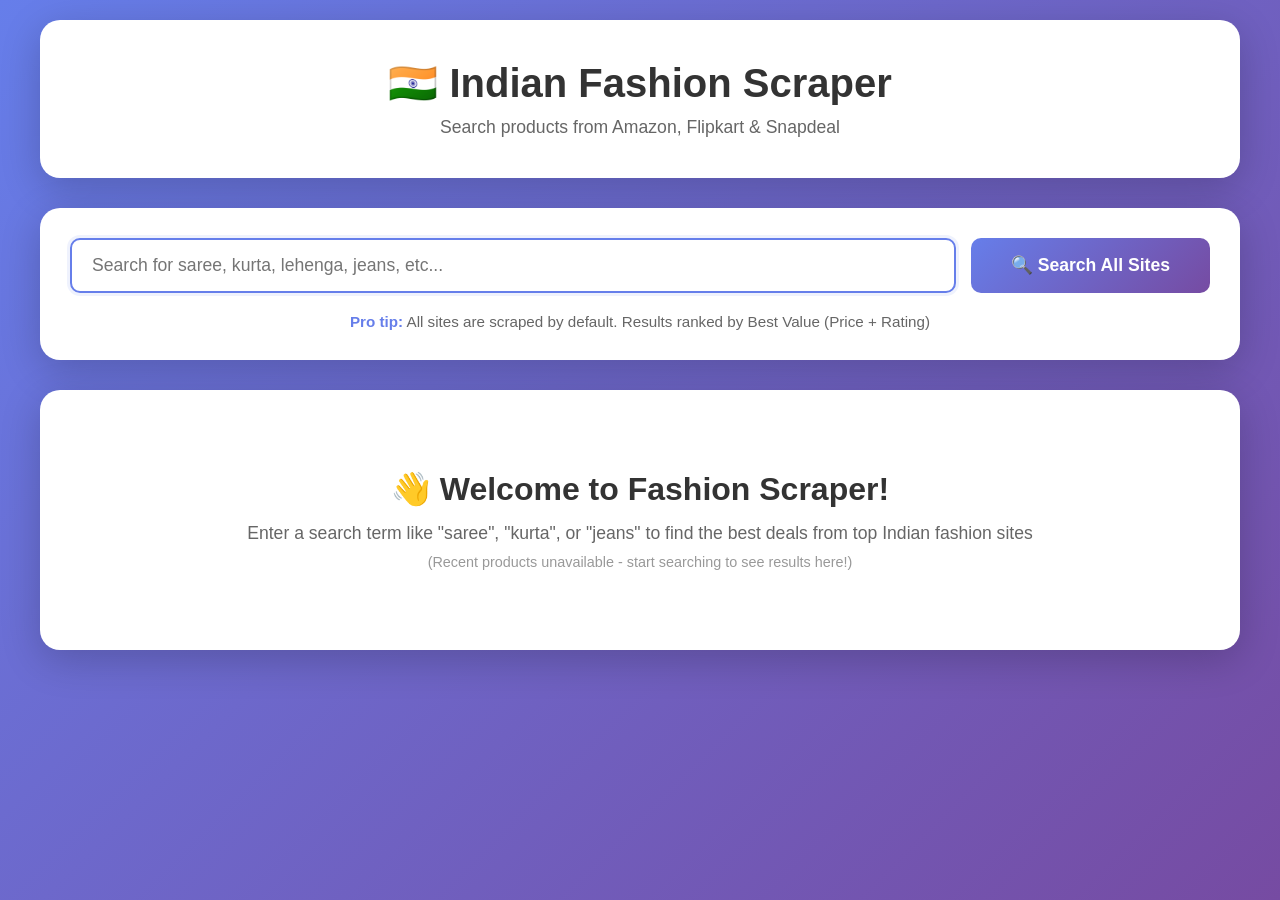
<file: static/fashion-scraper.html>
<!DOCTYPE html>
<html lang="en">
<head>
    <meta charset="UTF-8">
    <meta name="viewport" content="width=device-width, initial-scale=1.0">
    <title>🇮🇳 Indian Fashion Scraper</title>
    <style>
        * {
            margin: 0;
            padding: 0;
            box-sizing: border-box;
        }

        body {
            font-family: -apple-system, BlinkMacSystemFont, 'Segoe UI', Roboto, sans-serif;
            background: linear-gradient(135deg, #667eea 0%, #764ba2 100%);
            min-height: 100vh;
            padding: 20px;
        }

        .container {
            max-width: 1200px;
            margin: 0 auto;
        }

        .header {
            background: white;
            border-radius: 20px;
            padding: 40px;
            text-align: center;
            box-shadow: 0 10px 40px rgba(0,0,0,0.2);
            margin-bottom: 30px;
        }

        .header h1 {
            font-size: 2.5em;
            color: #333;
            margin-bottom: 10px;
        }

        .header p {
            color: #666;
            font-size: 1.1em;
        }

        .search-section {
            background: white;
            border-radius: 20px;
            padding: 30px;
            box-shadow: 0 10px 40px rgba(0,0,0,0.2);
            margin-bottom: 30px;
        }

        .search-container {
            display: flex;
            gap: 15px;
            margin-bottom: 20px;
        }

        .search-input {
            flex: 1;
            padding: 15px 20px;
            font-size: 1.1em;
            border: 2px solid #e0e0e0;
            border-radius: 10px;
            outline: none;
            transition: all 0.3s;
        }

        .search-input:focus {
            border-color: #667eea;
            box-shadow: 0 0 0 3px rgba(102, 126, 234, 0.1);
        }

        .search-btn {
            padding: 15px 40px;
            background: linear-gradient(135deg, #667eea 0%, #764ba2 100%);
            color: white;
            border: none;
            border-radius: 10px;
            font-size: 1.1em;
            font-weight: 600;
            cursor: pointer;
            transition: all 0.3s;
        }

        .search-btn:hover {
            transform: translateY(-2px);
            box-shadow: 0 5px 20px rgba(102, 126, 234, 0.4);
        }

        .search-btn:disabled {
            opacity: 0.6;
            cursor: not-allowed;
            transform: none;
        }

        .info-text {
            text-align: center;
            color: #666;
            font-size: 0.95em;
            margin-top: 15px;
        }

        .info-text strong {
            color: #667eea;
        }

        .stats {
            display: grid;
            grid-template-columns: repeat(auto-fit, minmax(200px, 1fr));
            gap: 20px;
            margin-bottom: 30px;
        }

        .stat-card {
            background: white;
            padding: 25px;
            border-radius: 15px;
            text-align: center;
            box-shadow: 0 5px 20px rgba(0,0,0,0.1);
        }

        .stat-card h3 {
            font-size: 2.5em;
            color: #667eea;
            margin-bottom: 5px;
        }

        .stat-card p {
            color: #666;
            font-size: 0.95em;
        }

        .loading {
            background: white;
            border-radius: 20px;
            padding: 60px;
            text-align: center;
            box-shadow: 0 10px 40px rgba(0,0,0,0.2);
        }

        .spinner {
            border: 4px solid #f3f3f3;
            border-top: 4px solid #667eea;
            border-radius: 50%;
            width: 60px;
            height: 60px;
            animation: spin 1s linear infinite;
            margin: 0 auto 20px;
        }

        @keyframes spin {
            0% { transform: rotate(0deg); }
            100% { transform: rotate(360deg); }
        }

        .loading h3 {
            color: #333;
            font-size: 1.5em;
            margin-bottom: 10px;
        }

        .loading p {
            color: #666;
        }

        .results {
            display: grid;
            grid-template-columns: repeat(auto-fill, minmax(280px, 1fr));
            gap: 25px;
        }

        .product-card {
            background: white;
            border-radius: 15px;
            overflow: hidden;
            box-shadow: 0 5px 20px rgba(0,0,0,0.1);
            transition: all 0.3s;
        }

        .product-card:hover {
            transform: translateY(-8px);
            box-shadow: 0 10px 30px rgba(0,0,0,0.2);
        }

        .rank-badge {
            background: linear-gradient(135deg, #ff6b6b 0%, #ee5a6f 100%);
            color: white;
            padding: 10px 15px;
            font-weight: bold;
            font-size: 0.9em;
        }

        .product-image {
            width: 100%;
            height: 300px;
            object-fit: cover;
            background: #f5f5f5;
        }

        .product-info {
            padding: 20px;
        }

        .product-category {
            color: #999;
            font-size: 0.85em;
            margin-bottom: 8px;
        }

        .product-details {
            display: grid;
            grid-template-columns: 1fr 1fr;
            gap: 12px;
            margin: 15px 0;
        }

        .detail-item {
            text-align: center;
            padding: 10px;
            background: #f8f9fa;
            border-radius: 8px;
        }

        .detail-label {
            font-size: 0.75em;
            color: #999;
            margin-bottom: 4px;
        }

        .detail-value {
            font-size: 1.2em;
            font-weight: bold;
            color: #333;
        }

        .product-link {
            display: block;
            width: 100%;
            padding: 12px;
            background: linear-gradient(135deg, #667eea 0%, #764ba2 100%);
            color: white;
            text-align: center;
            text-decoration: none;
            border-radius: 8px;
            font-weight: 600;
            transition: all 0.3s;
        }

        .product-link:hover {
            transform: scale(1.05);
        }

        .empty-state {
            background: white;
            border-radius: 20px;
            padding: 80px 40px;
            text-align: center;
            box-shadow: 0 10px 40px rgba(0,0,0,0.2);
        }

        .empty-state h3 {
            font-size: 2em;
            color: #333;
            margin-bottom: 15px;
        }

        .empty-state p {
            color: #666;
            font-size: 1.1em;
        }

        @media (max-width: 768px) {
            .header h1 {
                font-size: 1.8em;
            }

            .search-container {
                flex-direction: column;
            }

            .results {
                grid-template-columns: 1fr;
            }
        }
    </style>
</head>
<body>
    <div class="container">
        <div class="header">
            <h1>🇮🇳 Indian Fashion Scraper</h1>
            <p>Search products from Amazon, Flipkart & Snapdeal</p>
        </div>

        <div class="search-section">
            <div class="search-container">
                <input 
                    type="text" 
                    class="search-input" 
                    id="searchInput" 
                    placeholder="Search for saree, kurta, lehenga, jeans, etc..."
                    onkeypress="handleEnter(event)"
                >
                <button class="search-btn" id="searchBtn" onclick="searchProducts()">
                    🔍 Search All Sites
                </button>
            </div>
            <p class="info-text">
                <strong>Pro tip:</strong> All sites are scraped by default. Results ranked by Best Value (Price + Rating)
            </p>
        </div>

        <div id="statsSection" style="display: none;">
            <div class="stats">
                <div class="stat-card">
                    <h3 id="statProducts">0</h3>
                    <p>Products Found</p>
                </div>
                <div class="stat-card">
                    <h3 id="statRanked">0</h3>
                    <p>Ranked Products</p>
                </div>
                <div class="stat-card">
                    <h3 id="statSites">3</h3>
                    <p>Sites Scraped</p>
                </div>
            </div>
        </div>

        <div id="resultsSection">
            <div class="empty-state">
                <h3>👋 Welcome to Fashion Scraper!</h3>
                <p>Enter a search term like "saree", "kurta", or "jeans" to find the best deals from top Indian fashion sites</p>
            </div>
        </div>
    </div>

    <script>
        let isSearching = false;

        function handleEnter(event) {
            if (event.key === 'Enter') {
                searchProducts();
            }
        }

        async function searchProducts() {
            const searchInput = document.getElementById('searchInput');
            const searchTerm = searchInput.value.trim();

            if (!searchTerm) {
                alert('Please enter a search term!');
                return;
            }

            if (isSearching) return;

            isSearching = true;
            const searchBtn = document.getElementById('searchBtn');
            searchBtn.disabled = true;
            searchBtn.textContent = '🔄 Searching...';

            // Show loading
            document.getElementById('resultsSection').innerHTML = `
                <div class="loading">
                    <div class="spinner"></div>
                    <h3>🇮🇳 Scraping all sites...</h3>
                    <p>Searching for "${searchTerm}" on Amazon, Flipkart & Snapdeal</p>
                </div>
            `;

            // Call backend API
            try {
                const response = await fetch('http://localhost:5000/api/scrape', {
                    method: 'POST',
                    headers: { 'Content-Type': 'application/json' },
                    body: JSON.stringify({ 
                        search_term: searchTerm
                    })
                });
                
                if (!response.ok) {
                    throw new Error('Search failed');
                }
                
                const products = await response.json();
                displayResults(products, false); // false indicates these are search results
                
            } catch (error) {
                console.error('Search failed:', error);
                document.getElementById('resultsSection').innerHTML = `
                    <div class="empty-state">
                        <h3>❌ Search Failed</h3>
                        <p>Unable to fetch results. Please try again or check if the backend is running.</p>
                    </div>
                `;
            }
            
            isSearching = false;
            searchBtn.disabled = false;
            searchBtn.textContent = '🔍 Search All Sites';
        }

        function generateMockProducts(searchTerm) {
            const sites = ['Amazon Fashion', 'Flipkart', 'Snapdeal'];
            const colors = ['FF6B6B', '4ECDC4', '95E1D3', 'F38181', 'AA96DA'];
            const products = [];

            for (let i = 0; i < 12; i++) {
                const site = sites[i % sites.length];
                const price = Math.floor(Math.random() * 3000) + 500;
                const rating = (Math.random() * 2 + 3).toFixed(1);
                const valueScore = calculateValueScore(price, parseFloat(rating));

                products.push({
                    url: `https://via.placeholder.com/300x400/${colors[i % colors.length]}/ffffff?text=${encodeURIComponent(searchTerm)}`,
                    product_link: '#',
                    category: searchTerm.charAt(0).toUpperCase() + searchTerm.slice(1),
                    site: site,
                    price: price,
                    rating: parseFloat(rating),
                    value_score: valueScore
                });
            }

            return products;
        }

        function calculateValueScore(price, rating) {
            const ratingScore = (rating / 5.0) * 100;
            const priceScore = Math.max(0, 100 - (price / 100));
            return (ratingScore * 0.6) + (priceScore * 0.4);
        }

        function displayResults(products, isRecentProducts = false) {
            if (!products || products.length === 0) {
                document.getElementById('resultsSection').innerHTML = `
                    <div class="empty-state">
                        <h3>👋 Welcome to Fashion Scraper!</h3>
                        <p>Enter a search term like "saree", "kurta", or "jeans" to find the best deals from top Indian fashion sites</p>
                    </div>
                `;
                document.getElementById('statsSection').style.display = 'none';
                return;
            }

            // Sort by value score
            products.sort((a, b) => (b.value_score || 0) - (a.value_score || 0));

            // Update stats (only show if not recent products)
            if (!isRecentProducts) {
                document.getElementById('statsSection').style.display = 'block';
                document.getElementById('statProducts').textContent = products.length;
                document.getElementById('statRanked').textContent = products.filter(p => p.value_score).length;
            } else {
                // Hide stats for recent products but show a header
                document.getElementById('statsSection').style.display = 'none';
            }

            // Display products
            const headerHtml = isRecentProducts ? `
                <div style="background: white; border-radius: 20px; padding: 25px; margin-bottom: 25px; box-shadow: 0 5px 20px rgba(0,0,0,0.1);">
                    <h2 style="color: #333; font-size: 1.8em; margin-bottom: 10px;">📦 Recently Searched Products</h2>
                    <p style="color: #666; font-size: 1em;">Showing ${products.length} products from your recent searches</p>
                </div>
            ` : '';

            const resultsHtml = `
                ${headerHtml}
                <div class="results">
                    ${products.map((product, index) => `
                        <div class="product-card">
                            <div class="rank-badge">
                                ${index < 3 ? ['🥇', '🥈', '🥉'][index] : '🏆'} 
                                Rank #${index + 1} | Score: ${(product.value_score || 0).toFixed(1)}
                            </div>
                            <img src="${product.url}" alt="${product.category}" class="product-image" onerror="this.src='https://via.placeholder.com/300x400/f0f0f0/999999?text=Image+Not+Available'">
                            <div class="product-info">
                                <div class="product-category">${product.site} - ${product.category}</div>
                                <div class="product-details">
                                    <div class="detail-item">
                                        <div class="detail-label">Price</div>
                                        <div class="detail-value">₹${(product.price || 0).toLocaleString()}</div>
                                    </div>
                                    <div class="detail-item">
                                        <div class="detail-label">Rating</div>
                                        <div class="detail-value">${product.rating || 'N/A'}${product.rating ? '⭐' : ''}</div>
                                    </div>
                                </div>
                                <a href="${product.product_link}" target="_blank" class="product-link">
                                    🛒 View Product
                                </a>
                            </div>
                        </div>
                    `).join('')}
                </div>
            `;

            document.getElementById('resultsSection').innerHTML = resultsHtml;
        }

        // Load recent products on page load
        async function loadRecentProducts() {
            try {
                console.log('🔄 Loading recent products...');
                const response = await fetch('http://localhost:5000/api/recent');
                if (response.ok) {
                    const products = await response.json();
                    console.log(`📦 Received ${products ? products.length : 0} recent products`);
                    if (products && products.length > 0) {
                        displayResults(products, true); // true indicates these are recent products
                        console.log('✅ Recent products displayed');
                    } else {
                        console.log('ℹ️ No recent products found, showing welcome message');
                        // Show welcome message if no recent products
                        document.getElementById('resultsSection').innerHTML = `
                            <div class="empty-state">
                                <h3>👋 Welcome to Fashion Scraper!</h3>
                                <p>Enter a search term like "saree", "kurta", or "jeans" to find the best deals from top Indian fashion sites</p>
                            </div>
                        `;
                    }
                } else {
                    console.error('❌ Failed to load recent products: HTTP', response.status);
                }
            } catch (error) {
                console.error('❌ Failed to load recent products:', error);
                // Show welcome message on error
                document.getElementById('resultsSection').innerHTML = `
                    <div class="empty-state">
                        <h3>👋 Welcome to Fashion Scraper!</h3>
                        <p>Enter a search term like "saree", "kurta", or "jeans" to find the best deals from top Indian fashion sites</p>
                        <p style="color: #999; font-size: 0.9em; margin-top: 10px;">(Recent products unavailable - start searching to see results here!)</p>
                    </div>
                `;
            }
        }

        // Initialize with focus on search input and load recent products
        document.addEventListener('DOMContentLoaded', () => {
            document.getElementById('searchInput').focus();
            loadRecentProducts();
        });
    </script>
</body>
</html>
</file>
